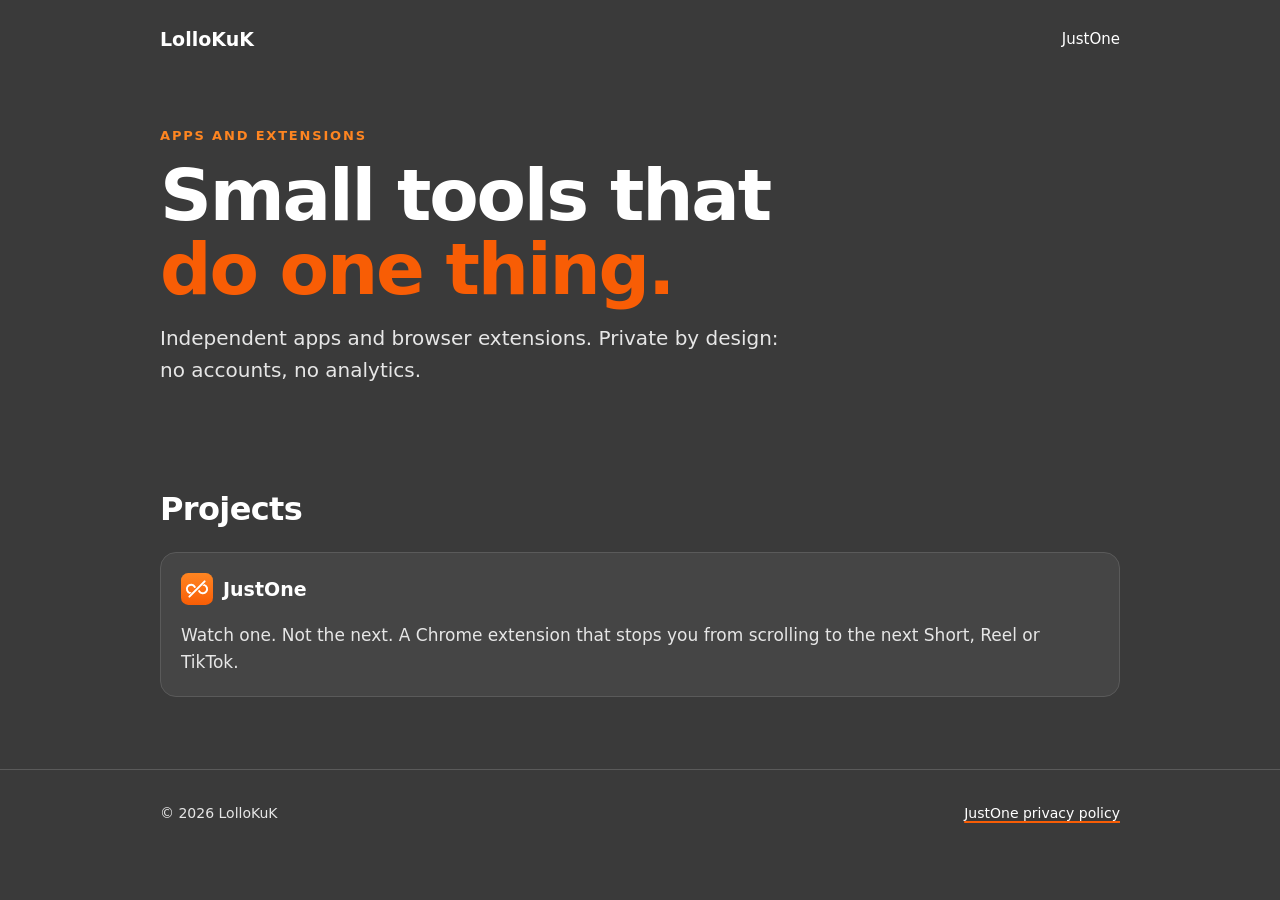
<file: index.html>
<!doctype html>
<html lang="en">
  <head>
    <meta charset="utf-8" />
    <meta name="viewport" content="width=device-width, initial-scale=1" />
    <title>LolloKuK — Apps and extensions</title>
    <meta name="description" content="Small apps and browser extensions by LolloKuK." />
    <meta name="theme-color" content="#3a3a3a" />
    <link rel="icon" href="/assets/justone-logo.svg" type="image/svg+xml" />
    <link rel="stylesheet" href="/assets/style.css" />
  </head>
  <body>
    <header class="site-header">
      <div class="wrap">
        <a class="brand" href="/">LolloKuK</a>
        <nav class="site-nav" aria-label="Main">
          <a href="/justone/">JustOne</a>
        </nav>
      </div>
    </header>

    <main class="wrap">
      <section class="hero">
        <p class="eyebrow">Apps and extensions</p>
        <h1>Small tools that <span class="accent">do one thing.</span></h1>
        <p class="lead">
          Independent apps and browser extensions. Private by design: no accounts, no analytics.
        </p>
      </section>

      <h2>Projects</h2>
      <ul class="cards">
        <li class="card">
          <h3>
            <a class="brand" href="/justone/">
              <img src="/assets/justone-logo.svg" alt="" width="32" height="32" />
              JustOne
            </a>
          </h3>
          <p>
            Watch one. Not the next. A Chrome extension that stops you from scrolling to the next
            Short, Reel or TikTok.
          </p>
        </li>
      </ul>
    </main>

    <footer class="site-footer">
      <div class="wrap">
        <p>© 2026 LolloKuK</p>
        <p><a href="/justone/privacy/">JustOne privacy policy</a></p>
      </div>
    </footer>
  </body>
</html>
</file>
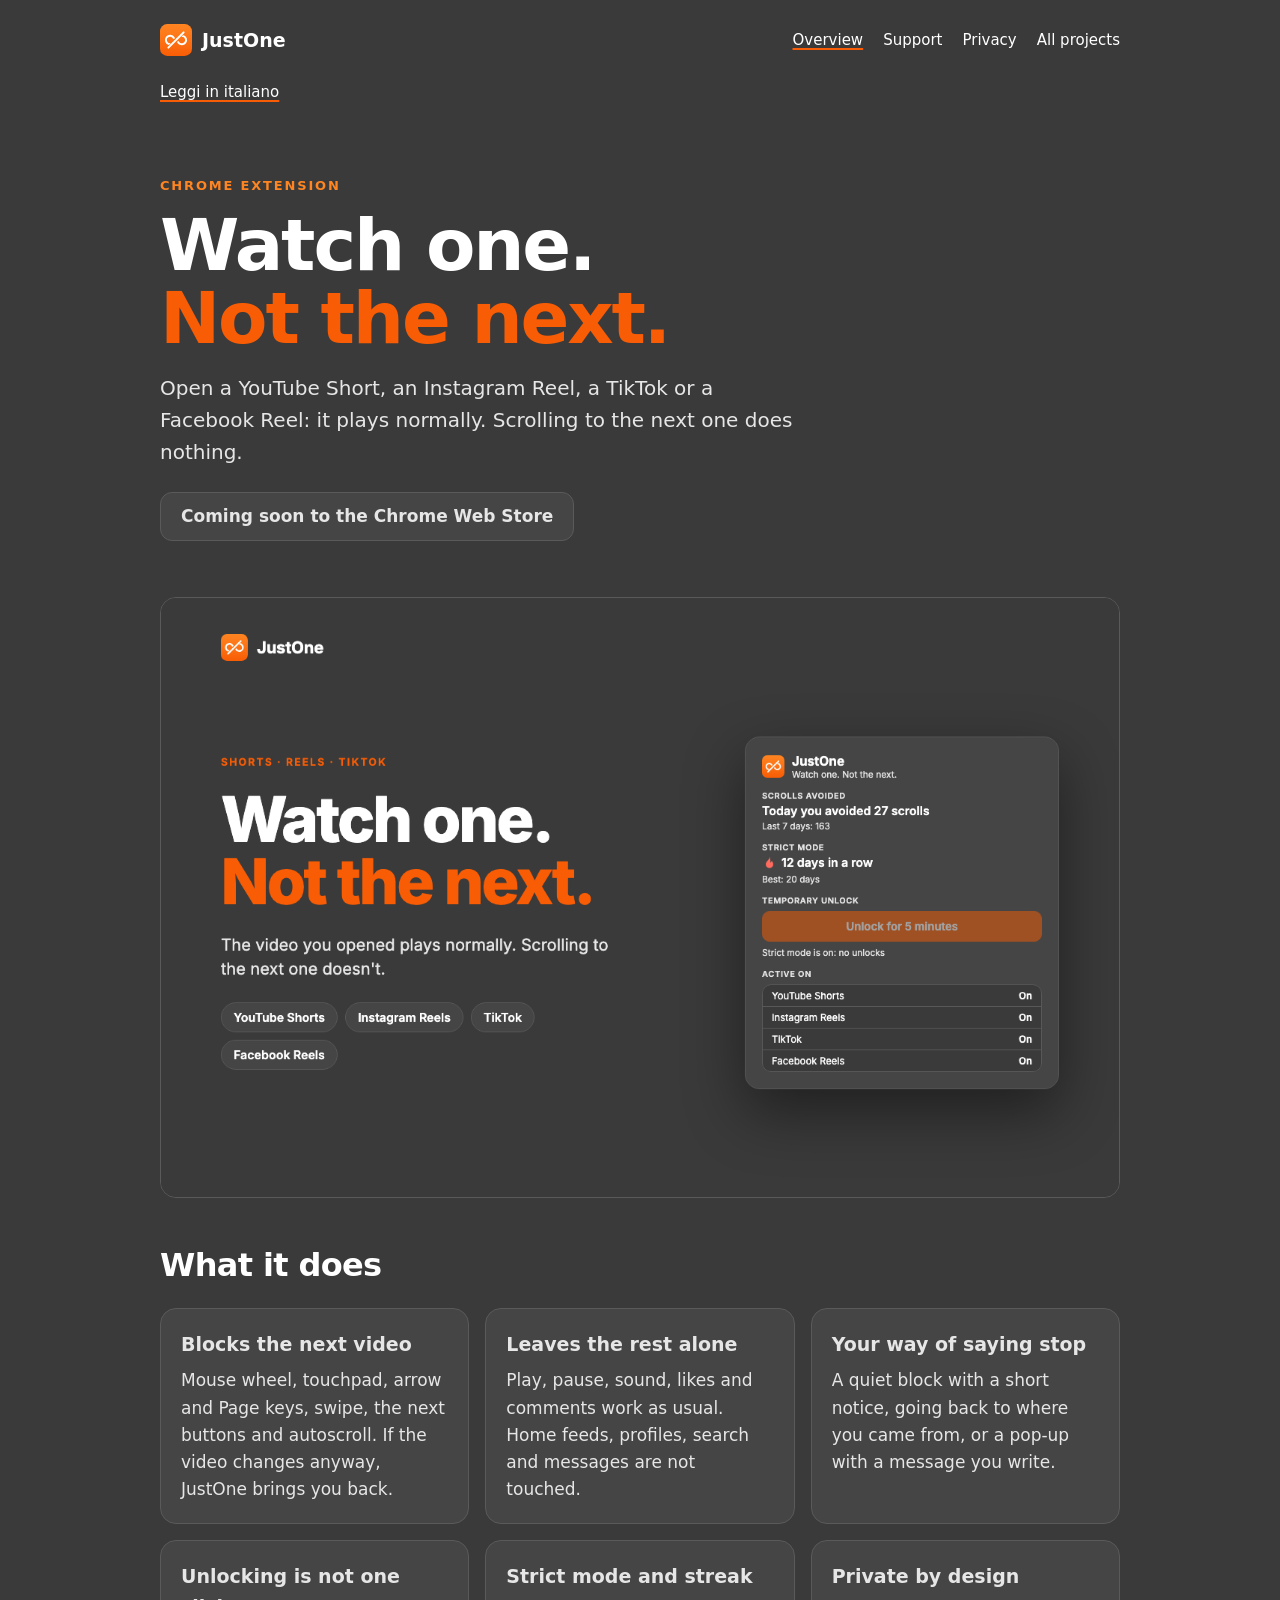
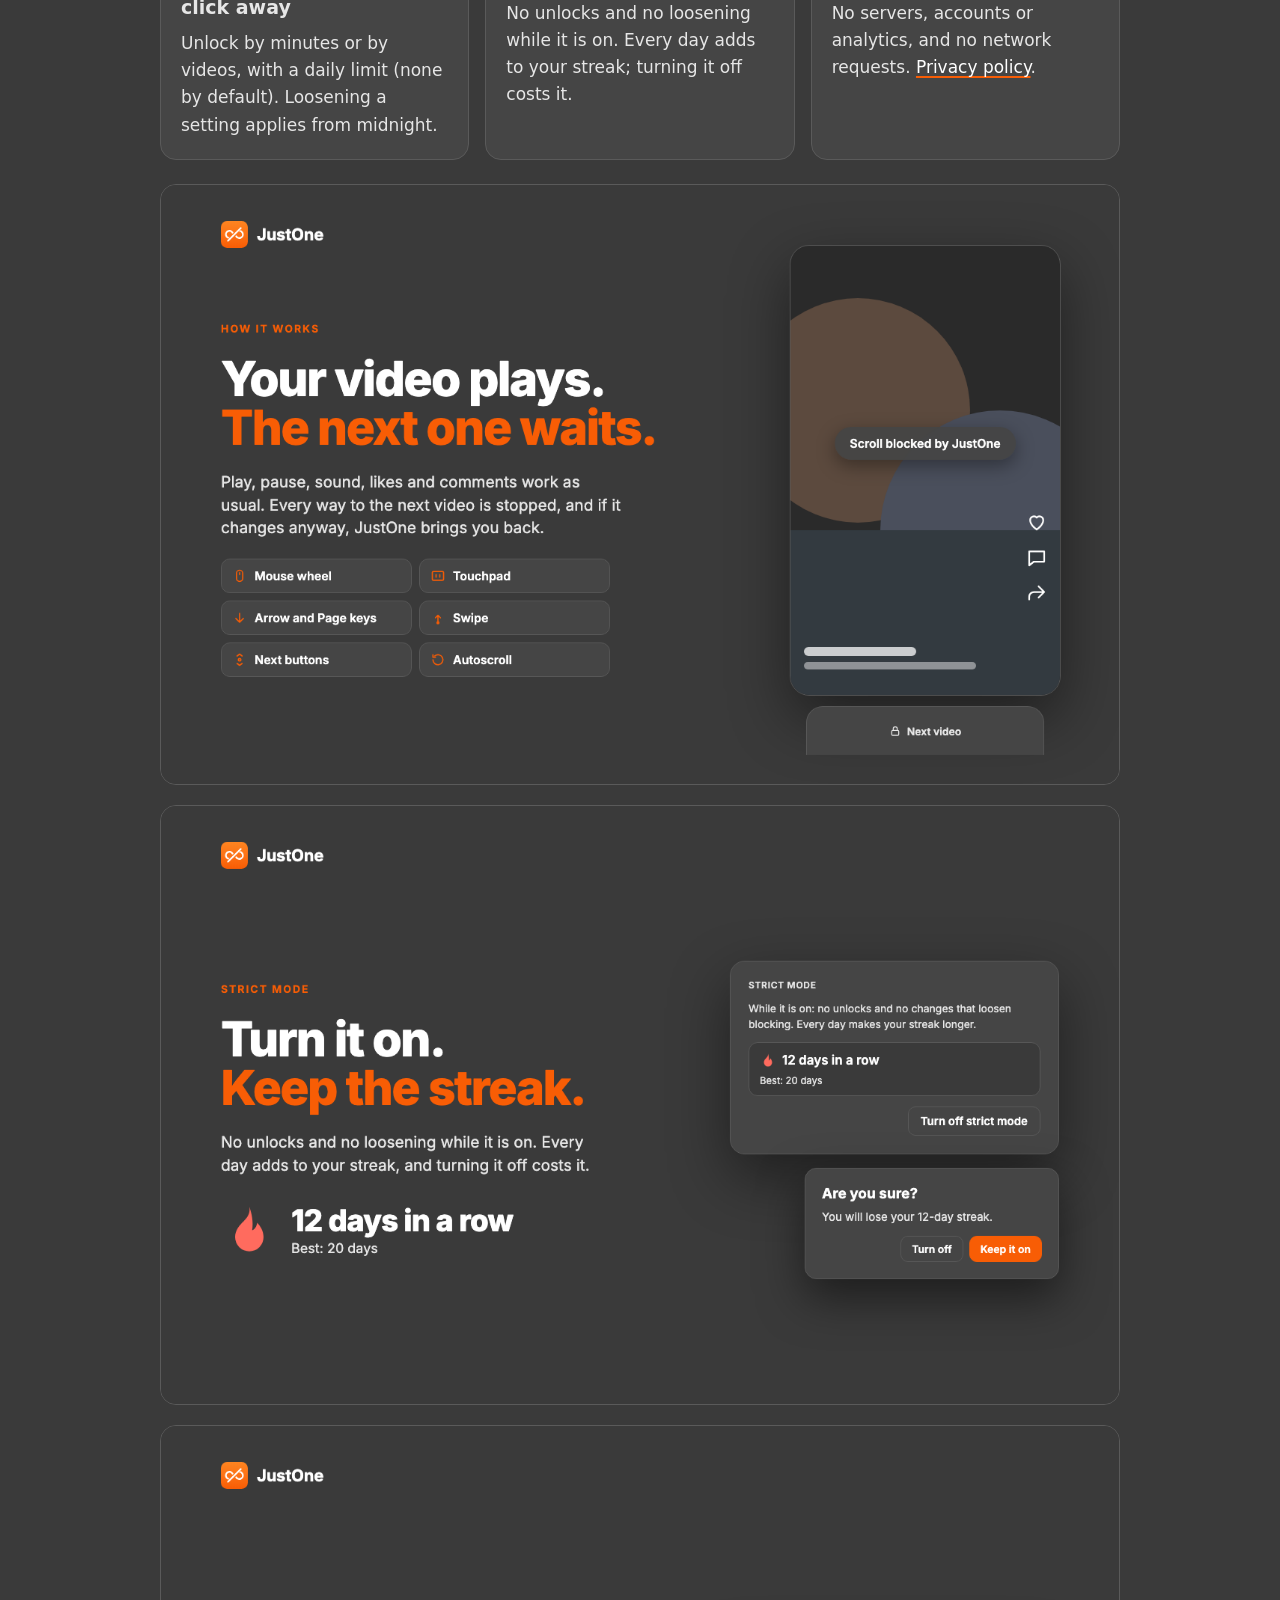
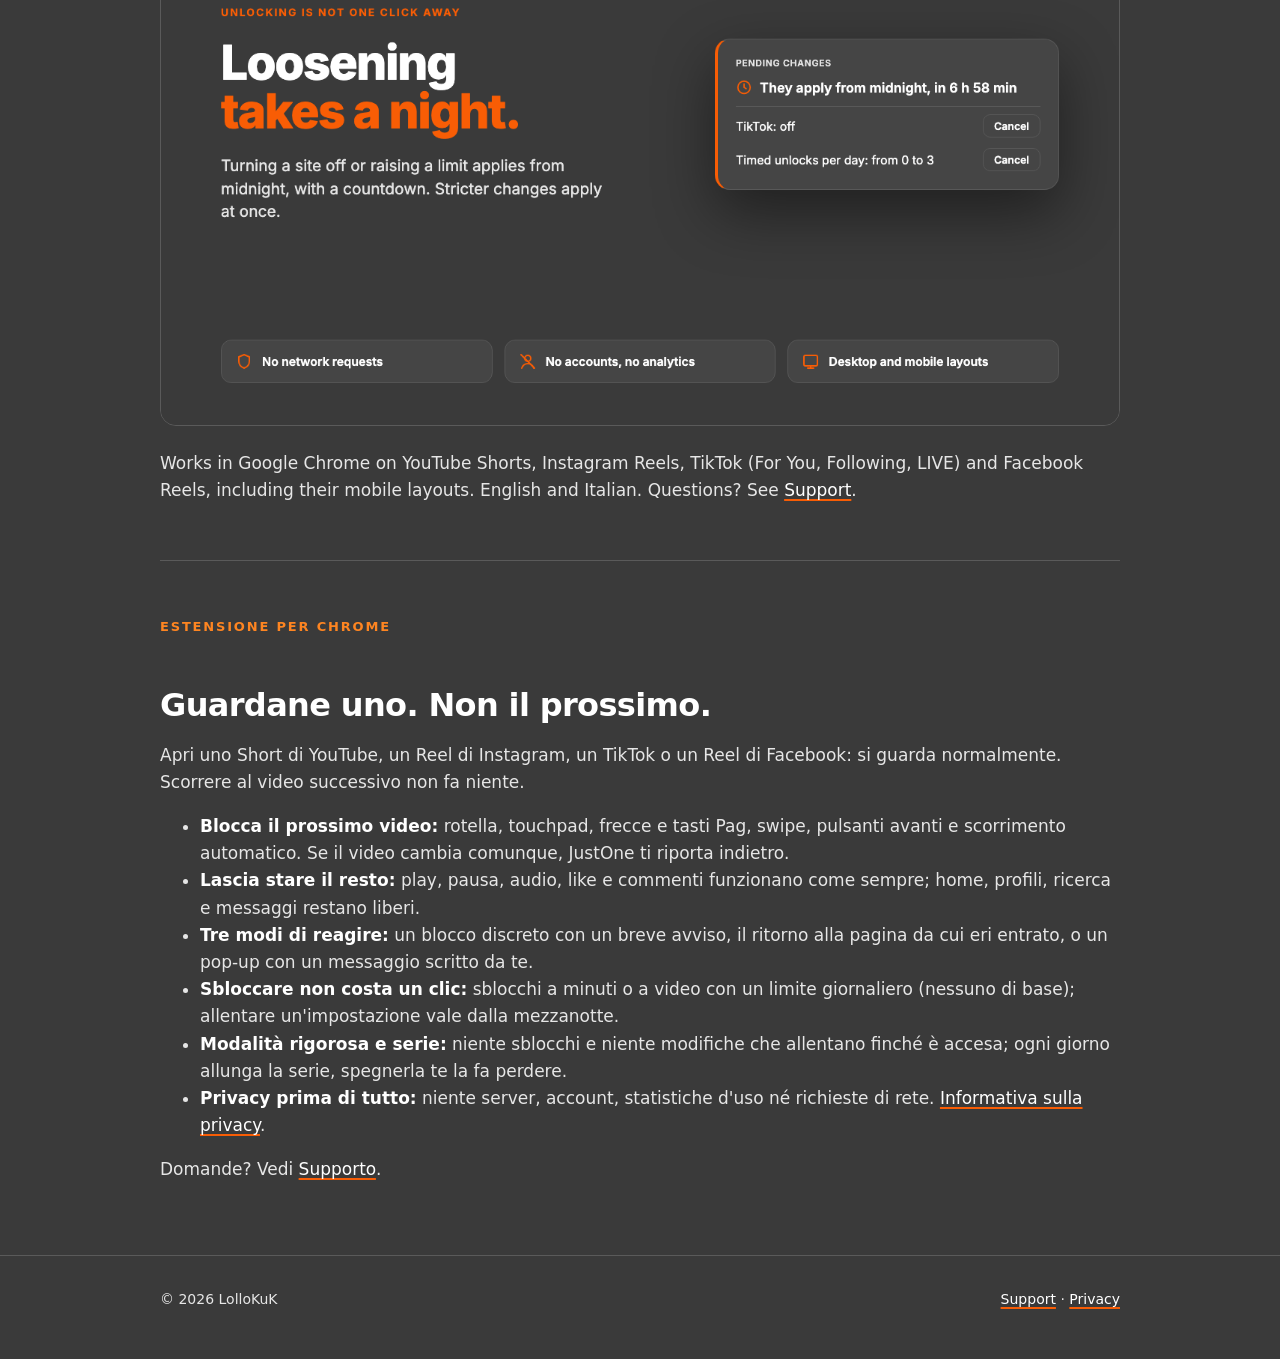
<file: justone/index.html>
<!doctype html>
<html lang="en">
  <head>
    <meta charset="utf-8" />
    <meta name="viewport" content="width=device-width, initial-scale=1" />
    <title>JustOne — Watch one. Not the next.</title>
    <meta
      name="description"
      content="JustOne is a Chrome extension that blocks scrolling to the next YouTube Short, Instagram Reel, TikTok or Facebook Reel."
    />
    <meta name="theme-color" content="#3a3a3a" />
    <link rel="icon" href="/assets/justone-logo.svg" type="image/svg+xml" />
    <link rel="stylesheet" href="/assets/style.css" />
  </head>
  <body>
    <header class="site-header">
      <div class="wrap">
        <a class="brand" href="/justone/">
          <img src="/assets/justone-logo.svg" alt="" width="32" height="32" />
          JustOne
        </a>
        <nav class="site-nav" aria-label="JustOne">
          <a href="/justone/" aria-current="page">Overview</a>
          <a href="/justone/support/">Support</a>
          <a href="/justone/privacy/">Privacy</a>
          <a href="/">All projects</a>
        </nav>
      </div>
    </header>

    <main class="wrap">
      <p class="lang-switch"><a href="#italiano">Leggi in italiano</a></p>

      <section class="hero">
        <p class="eyebrow">Chrome extension</p>
        <h1>Watch one.<br /><span class="accent">Not the next.</span></h1>
        <p class="lead">
          Open a YouTube Short, an Instagram Reel, a TikTok or a Facebook Reel: it plays normally.
          Scrolling to the next one does nothing.
        </p>
        <div class="actions">
          <!-- The Chrome Web Store link goes here once the extension is published. -->
          <a class="button" aria-disabled="true" role="link">Coming soon to the Chrome Web Store</a>
        </div>
      </section>

      <div class="shots">
        <img
          src="images/screenshot-1.png"
          width="1280"
          height="800"
          alt="JustOne popup: scrolls avoided today, strict mode streak, temporary unlock and the four sites"
        />
      </div>

      <h2>What it does</h2>
      <ul class="cards">
        <li class="card">
          <h3>Blocks the next video</h3>
          <p>
            Mouse wheel, touchpad, arrow and Page keys, swipe, the next buttons and autoscroll. If
            the video changes anyway, JustOne brings you back.
          </p>
        </li>
        <li class="card">
          <h3>Leaves the rest alone</h3>
          <p>
            Play, pause, sound, likes and comments work as usual. Home feeds, profiles, search and
            messages are not touched.
          </p>
        </li>
        <li class="card">
          <h3>Your way of saying stop</h3>
          <p>
            A quiet block with a short notice, going back to where you came from, or a pop-up with
            a message you write.
          </p>
        </li>
        <li class="card">
          <h3>Unlocking is not one click away</h3>
          <p>
            Unlock by minutes or by videos, with a daily limit (none by default). Loosening a
            setting applies from midnight.
          </p>
        </li>
        <li class="card">
          <h3>Strict mode and streak</h3>
          <p>
            No unlocks and no loosening while it is on. Every day adds to your streak; turning it
            off costs it.
          </p>
        </li>
        <li class="card">
          <h3>Private by design</h3>
          <p>
            No servers, accounts or analytics, and no network requests.
            <a href="/justone/privacy/">Privacy policy</a>.
          </p>
        </li>
      </ul>

      <div class="shots">
        <img
          src="images/screenshot-2.png"
          width="1280"
          height="800"
          loading="lazy"
          alt="A short video with the notice “Scroll blocked by JustOne” and the blocked ways to the next video"
        />
        <img
          src="images/screenshot-4.png"
          width="1280"
          height="800"
          loading="lazy"
          alt="Strict mode with a 12-day streak and the confirmation before turning it off"
        />
        <img
          src="images/screenshot-5.png"
          width="1280"
          height="800"
          loading="lazy"
          alt="Pending changes that apply from midnight, with a countdown and Cancel buttons"
        />
      </div>

      <p>
        Works in Google Chrome on YouTube Shorts, Instagram Reels, TikTok (For You, Following,
        LIVE) and Facebook Reels, including their mobile layouts. English and Italian. Questions?
        See <a href="/justone/support/">Support</a>.
      </p>

      <hr />

      <section id="italiano" lang="it">
        <p class="eyebrow">Estensione per Chrome</p>
        <h2>Guardane uno. Non il prossimo.</h2>
        <p>
          Apri uno Short di YouTube, un Reel di Instagram, un TikTok o un Reel di Facebook: si
          guarda normalmente. Scorrere al video successivo non fa niente.
        </p>
        <ul>
          <li>
            <strong>Blocca il prossimo video:</strong> rotella, touchpad, frecce e tasti Pag,
            swipe, pulsanti avanti e scorrimento automatico. Se il video cambia comunque, JustOne ti
            riporta indietro.
          </li>
          <li>
            <strong>Lascia stare il resto:</strong> play, pausa, audio, like e commenti funzionano
            come sempre; home, profili, ricerca e messaggi restano liberi.
          </li>
          <li>
            <strong>Tre modi di reagire:</strong> un blocco discreto con un breve avviso, il
            ritorno alla pagina da cui eri entrato, o un pop-up con un messaggio scritto da te.
          </li>
          <li>
            <strong>Sbloccare non costa un clic:</strong> sblocchi a minuti o a video con un limite
            giornaliero (nessuno di base); allentare un'impostazione vale dalla mezzanotte.
          </li>
          <li>
            <strong>Modalità rigorosa e serie:</strong> niente sblocchi e niente modifiche che
            allentano finché è accesa; ogni giorno allunga la serie, spegnerla te la fa perdere.
          </li>
          <li>
            <strong>Privacy prima di tutto:</strong> niente server, account, statistiche d'uso né
            richieste di rete. <a href="/justone/privacy/#italiano">Informativa sulla privacy</a>.
          </li>
        </ul>
        <p>Domande? Vedi <a href="/justone/support/#italiano">Supporto</a>.</p>
      </section>
    </main>

    <footer class="site-footer">
      <div class="wrap">
        <p>© 2026 LolloKuK</p>
        <p>
          <a href="/justone/support/">Support</a> · <a href="/justone/privacy/">Privacy</a>
        </p>
      </div>
    </footer>
  </body>
</html>
</file>
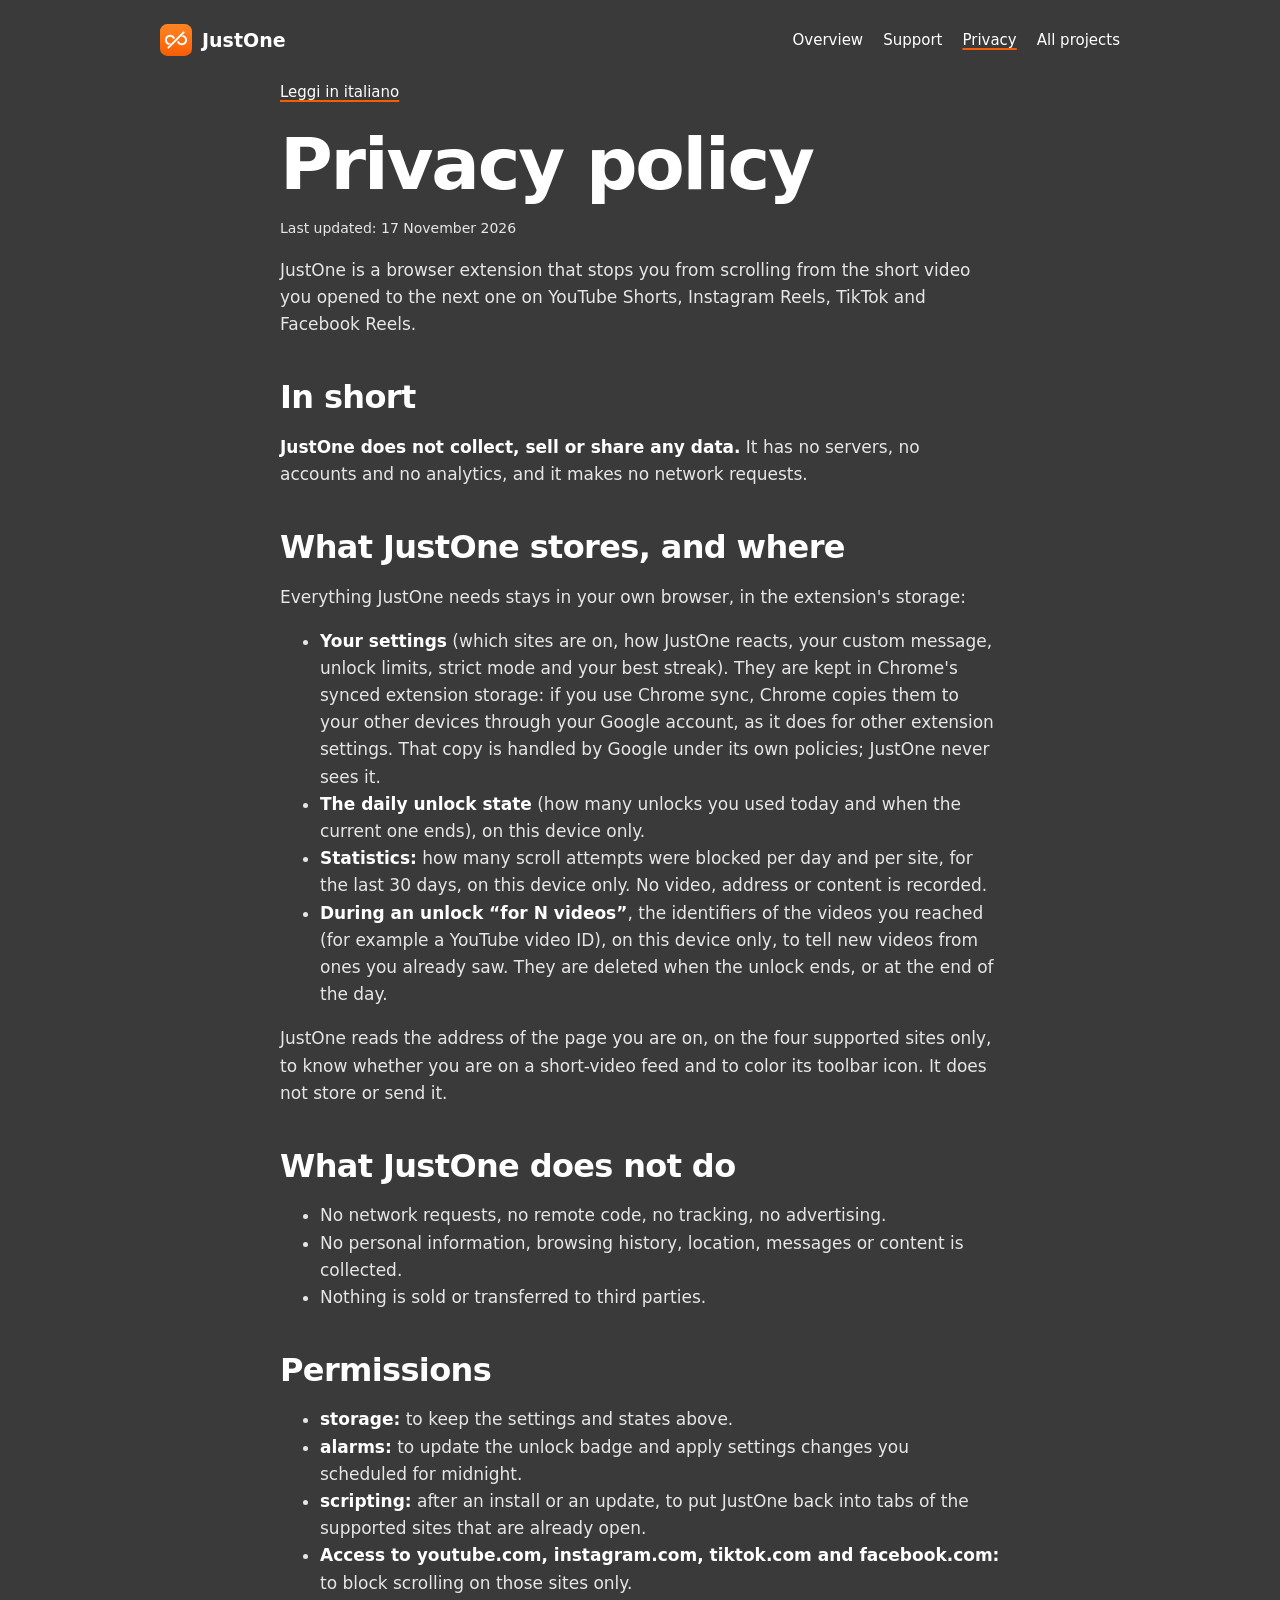
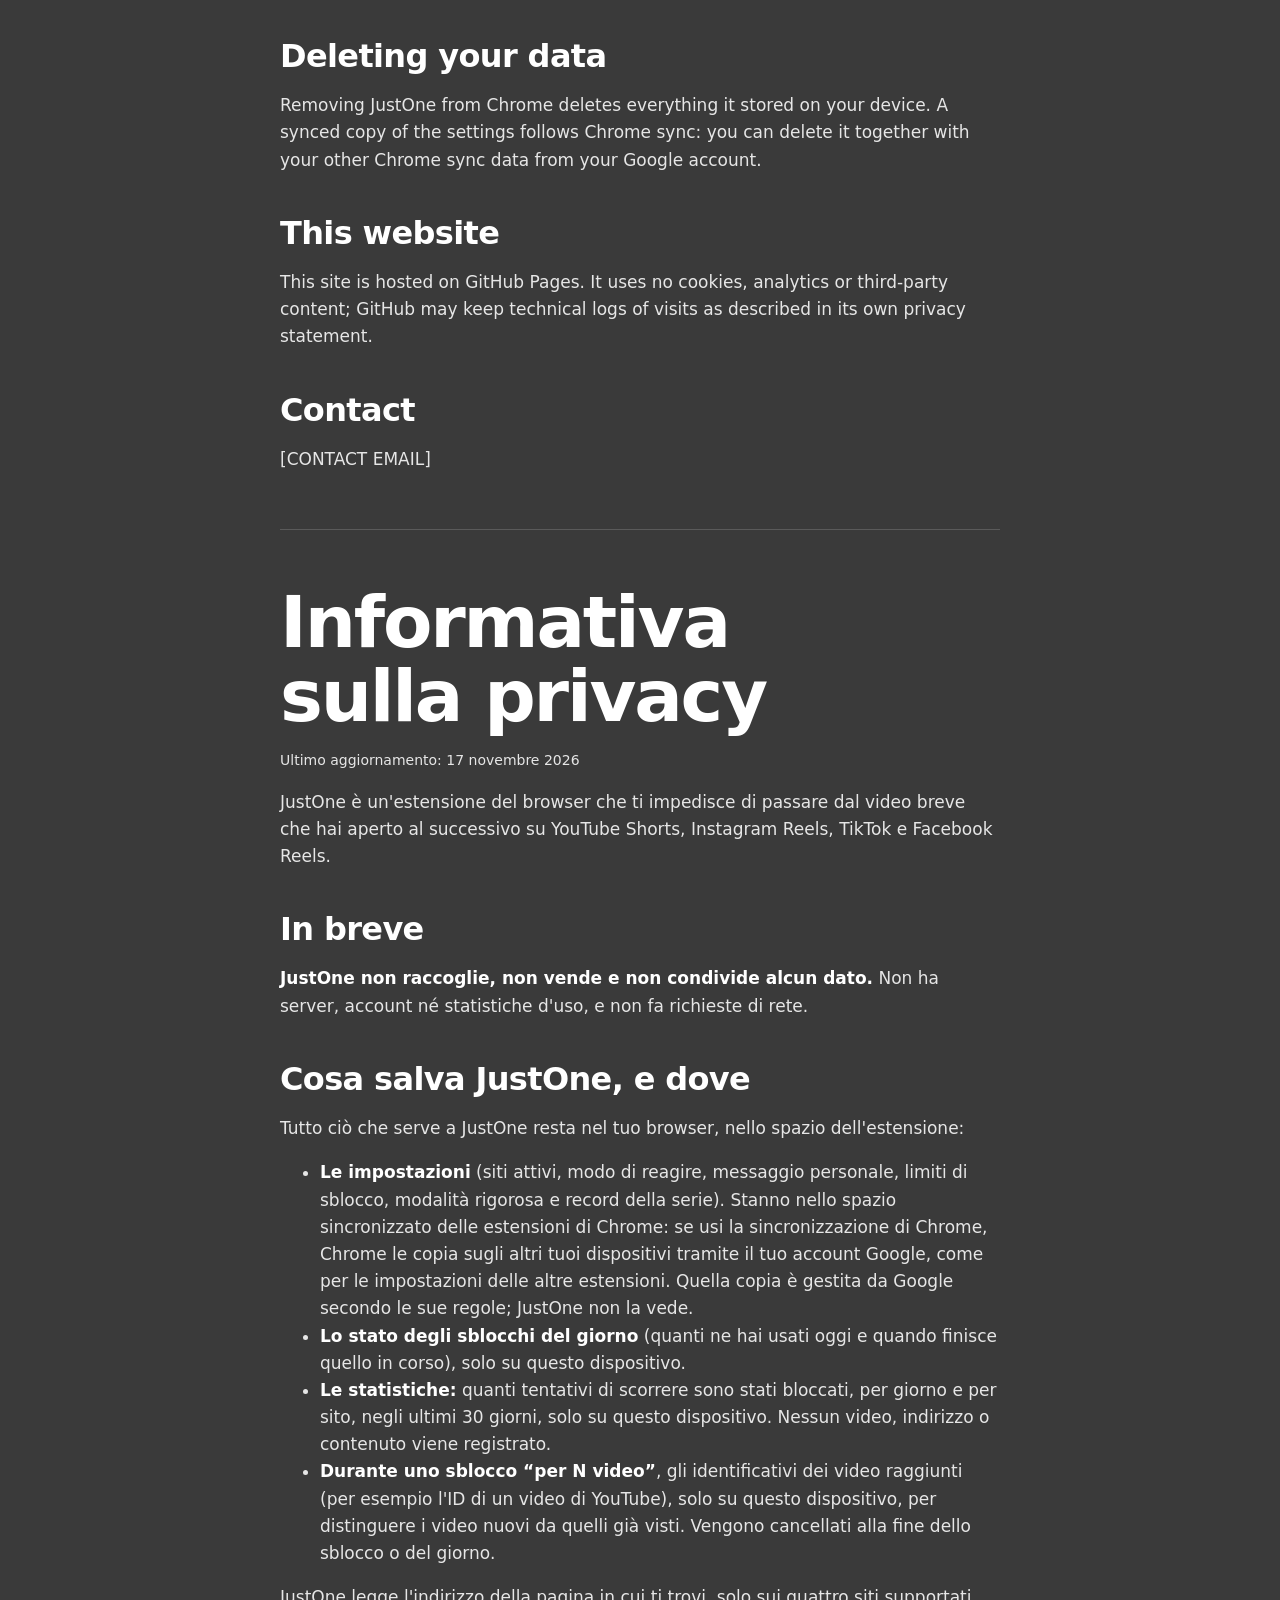
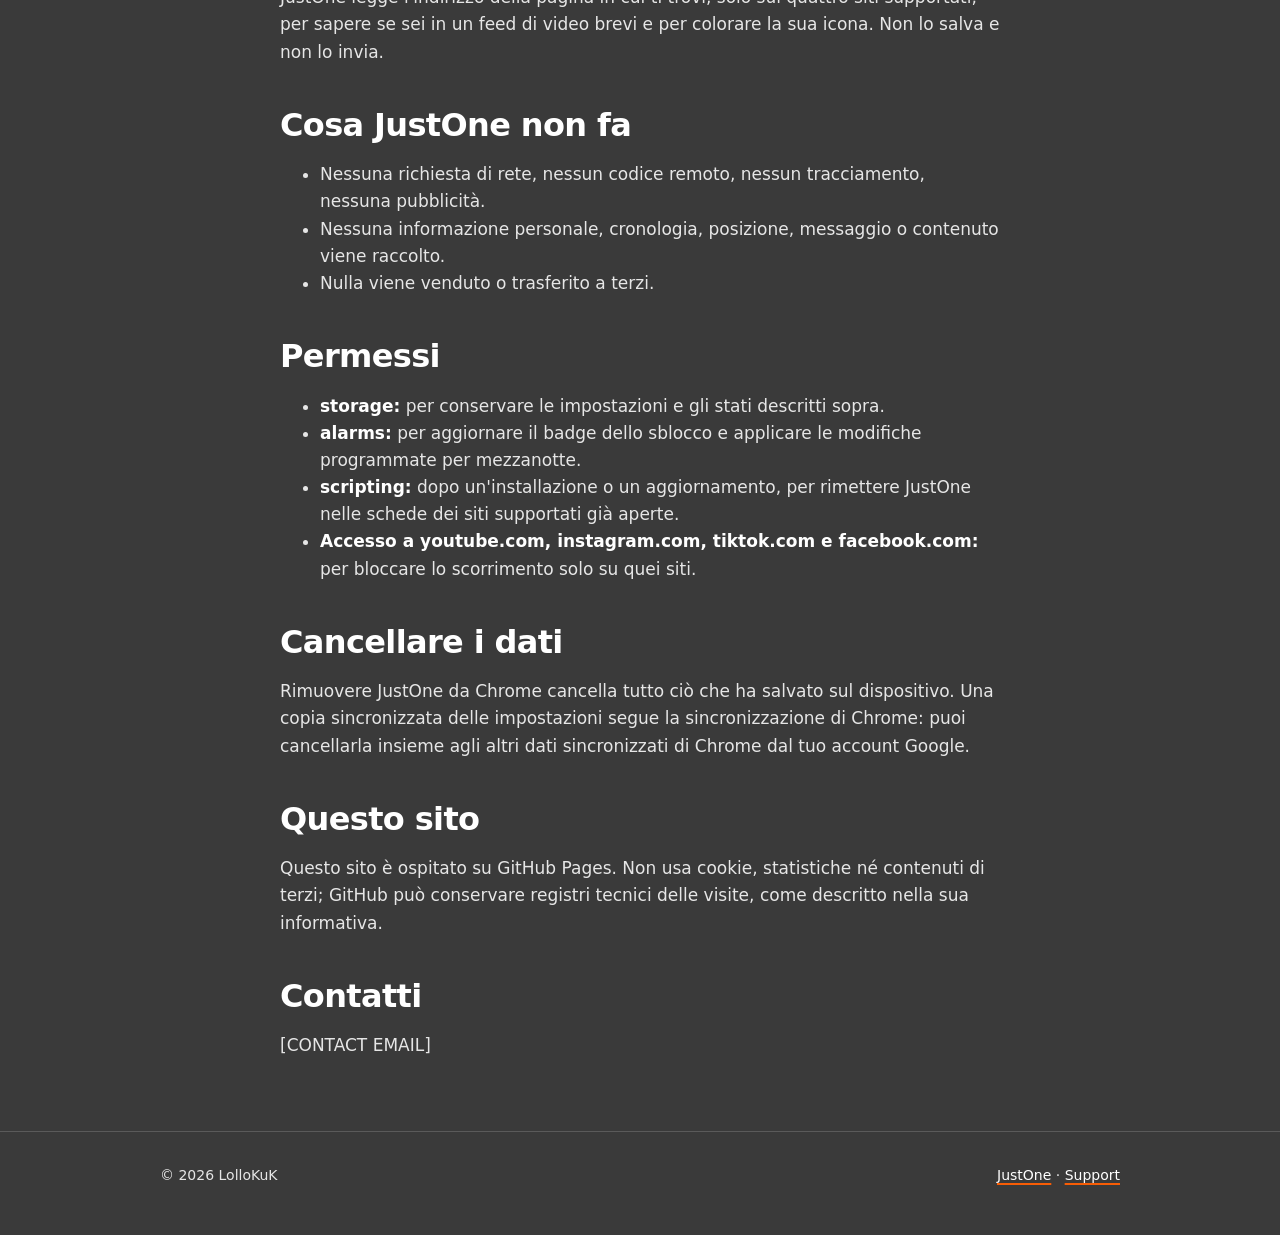
<file: justone/privacy/index.html>
<!doctype html>
<html lang="en">
  <head>
    <meta charset="utf-8" />
    <meta name="viewport" content="width=device-width, initial-scale=1" />
    <title>JustOne — Privacy policy</title>
    <meta name="description" content="Privacy policy of the JustOne Chrome extension." />
    <meta name="theme-color" content="#3a3a3a" />
    <link rel="icon" href="/assets/justone-logo.svg" type="image/svg+xml" />
    <link rel="stylesheet" href="/assets/style.css" />
  </head>
  <body>
    <header class="site-header">
      <div class="wrap">
        <a class="brand" href="/justone/">
          <img src="/assets/justone-logo.svg" alt="" width="32" height="32" />
          JustOne
        </a>
        <nav class="site-nav" aria-label="JustOne">
          <a href="/justone/">Overview</a>
          <a href="/justone/support/">Support</a>
          <a href="/justone/privacy/" aria-current="page">Privacy</a>
          <a href="/">All projects</a>
        </nav>
      </div>
    </header>

    <main class="wrap prose">
      <p class="lang-switch"><a href="#italiano">Leggi in italiano</a></p>

      <h1>Privacy policy</h1>
      <p class="updated">Last updated: 17 November 2026</p>
      <p>
        JustOne is a browser extension that stops you from scrolling from the short video you
        opened to the next one on YouTube Shorts, Instagram Reels, TikTok and Facebook Reels.
      </p>

      <h2>In short</h2>
      <p>
        <strong>JustOne does not collect, sell or share any data.</strong> It has no servers, no
        accounts and no analytics, and it makes no network requests.
      </p>

      <h2>What JustOne stores, and where</h2>
      <p>Everything JustOne needs stays in your own browser, in the extension's storage:</p>
      <ul>
        <li>
          <strong>Your settings</strong> (which sites are on, how JustOne reacts, your custom
          message, unlock limits, strict mode and your best streak). They are kept in Chrome's
          synced extension storage: if you use Chrome sync, Chrome copies them to your other devices
          through your Google account, as it does for other extension settings. That copy is handled
          by Google under its own policies; JustOne never sees it.
        </li>
        <li>
          <strong>The daily unlock state</strong> (how many unlocks you used today and when the
          current one ends), on this device only.
        </li>
        <li>
          <strong>Statistics:</strong> how many scroll attempts were blocked per day and per site,
          for the last 30 days, on this device only. No video, address or content is recorded.
        </li>
        <li>
          <strong>During an unlock “for N videos”</strong>, the identifiers of the videos you
          reached (for example a YouTube video ID), on this device only, to tell new videos from
          ones you already saw. They are deleted when the unlock ends, or at the end of the day.
        </li>
      </ul>
      <p>
        JustOne reads the address of the page you are on, on the four supported sites only, to know
        whether you are on a short-video feed and to color its toolbar icon. It does not store or
        send it.
      </p>

      <h2>What JustOne does not do</h2>
      <ul>
        <li>No network requests, no remote code, no tracking, no advertising.</li>
        <li>
          No personal information, browsing history, location, messages or content is collected.
        </li>
        <li>Nothing is sold or transferred to third parties.</li>
      </ul>

      <h2>Permissions</h2>
      <ul>
        <li><strong>storage:</strong> to keep the settings and states above.</li>
        <li>
          <strong>alarms:</strong> to update the unlock badge and apply settings changes you
          scheduled for midnight.
        </li>
        <li>
          <strong>scripting:</strong> after an install or an update, to put JustOne back into tabs
          of the supported sites that are already open.
        </li>
        <li>
          <strong>Access to youtube.com, instagram.com, tiktok.com and facebook.com:</strong> to
          block scrolling on those sites only.
        </li>
      </ul>

      <h2>Deleting your data</h2>
      <p>
        Removing JustOne from Chrome deletes everything it stored on your device. A synced copy of
        the settings follows Chrome sync: you can delete it together with your other Chrome sync
        data from your Google account.
      </p>

      <h2>This website</h2>
      <p>
        This site is hosted on GitHub Pages. It uses no cookies, analytics or third-party content;
        GitHub may keep technical logs of visits as described in its own privacy statement.
      </p>

      <h2>Contact</h2>
      <p>[CONTACT EMAIL]</p>

      <hr />

      <section id="italiano" lang="it">
        <h1>Informativa sulla privacy</h1>
        <p class="updated">Ultimo aggiornamento: 17 novembre 2026</p>
        <p>
          JustOne è un'estensione del browser che ti impedisce di passare dal video breve che hai
          aperto al successivo su YouTube Shorts, Instagram Reels, TikTok e Facebook Reels.
        </p>

        <h2>In breve</h2>
        <p>
          <strong>JustOne non raccoglie, non vende e non condivide alcun dato.</strong> Non ha
          server, account né statistiche d'uso, e non fa richieste di rete.
        </p>

        <h2>Cosa salva JustOne, e dove</h2>
        <p>Tutto ciò che serve a JustOne resta nel tuo browser, nello spazio dell'estensione:</p>
        <ul>
          <li>
            <strong>Le impostazioni</strong> (siti attivi, modo di reagire, messaggio personale,
            limiti di sblocco, modalità rigorosa e record della serie). Stanno nello spazio
            sincronizzato delle estensioni di Chrome: se usi la sincronizzazione di Chrome, Chrome le
            copia sugli altri tuoi dispositivi tramite il tuo account Google, come per le
            impostazioni delle altre estensioni. Quella copia è gestita da Google secondo le sue
            regole; JustOne non la vede.
          </li>
          <li>
            <strong>Lo stato degli sblocchi del giorno</strong> (quanti ne hai usati oggi e quando
            finisce quello in corso), solo su questo dispositivo.
          </li>
          <li>
            <strong>Le statistiche:</strong> quanti tentativi di scorrere sono stati bloccati, per
            giorno e per sito, negli ultimi 30 giorni, solo su questo dispositivo. Nessun video,
            indirizzo o contenuto viene registrato.
          </li>
          <li>
            <strong>Durante uno sblocco “per N video”</strong>, gli identificativi dei video
            raggiunti (per esempio l'ID di un video di YouTube), solo su questo dispositivo, per
            distinguere i video nuovi da quelli già visti. Vengono cancellati alla fine dello
            sblocco o del giorno.
          </li>
        </ul>
        <p>
          JustOne legge l'indirizzo della pagina in cui ti trovi, solo sui quattro siti supportati,
          per sapere se sei in un feed di video brevi e per colorare la sua icona. Non lo salva e
          non lo invia.
        </p>

        <h2>Cosa JustOne non fa</h2>
        <ul>
          <li>Nessuna richiesta di rete, nessun codice remoto, nessun tracciamento, nessuna pubblicità.</li>
          <li>
            Nessuna informazione personale, cronologia, posizione, messaggio o contenuto viene
            raccolto.
          </li>
          <li>Nulla viene venduto o trasferito a terzi.</li>
        </ul>

        <h2>Permessi</h2>
        <ul>
          <li><strong>storage:</strong> per conservare le impostazioni e gli stati descritti sopra.</li>
          <li>
            <strong>alarms:</strong> per aggiornare il badge dello sblocco e applicare le modifiche
            programmate per mezzanotte.
          </li>
          <li>
            <strong>scripting:</strong> dopo un'installazione o un aggiornamento, per rimettere
            JustOne nelle schede dei siti supportati già aperte.
          </li>
          <li>
            <strong>Accesso a youtube.com, instagram.com, tiktok.com e facebook.com:</strong> per
            bloccare lo scorrimento solo su quei siti.
          </li>
        </ul>

        <h2>Cancellare i dati</h2>
        <p>
          Rimuovere JustOne da Chrome cancella tutto ciò che ha salvato sul dispositivo. Una copia
          sincronizzata delle impostazioni segue la sincronizzazione di Chrome: puoi cancellarla
          insieme agli altri dati sincronizzati di Chrome dal tuo account Google.
        </p>

        <h2>Questo sito</h2>
        <p>
          Questo sito è ospitato su GitHub Pages. Non usa cookie, statistiche né contenuti di
          terzi; GitHub può conservare registri tecnici delle visite, come descritto nella sua
          informativa.
        </p>

        <h2>Contatti</h2>
        <p>[CONTACT EMAIL]</p>
      </section>
    </main>

    <footer class="site-footer">
      <div class="wrap">
        <p>© 2026 LolloKuK</p>
        <p>
          <a href="/justone/">JustOne</a> · <a href="/justone/support/">Support</a>
        </p>
      </div>
    </footer>
  </body>
</html>
</file>
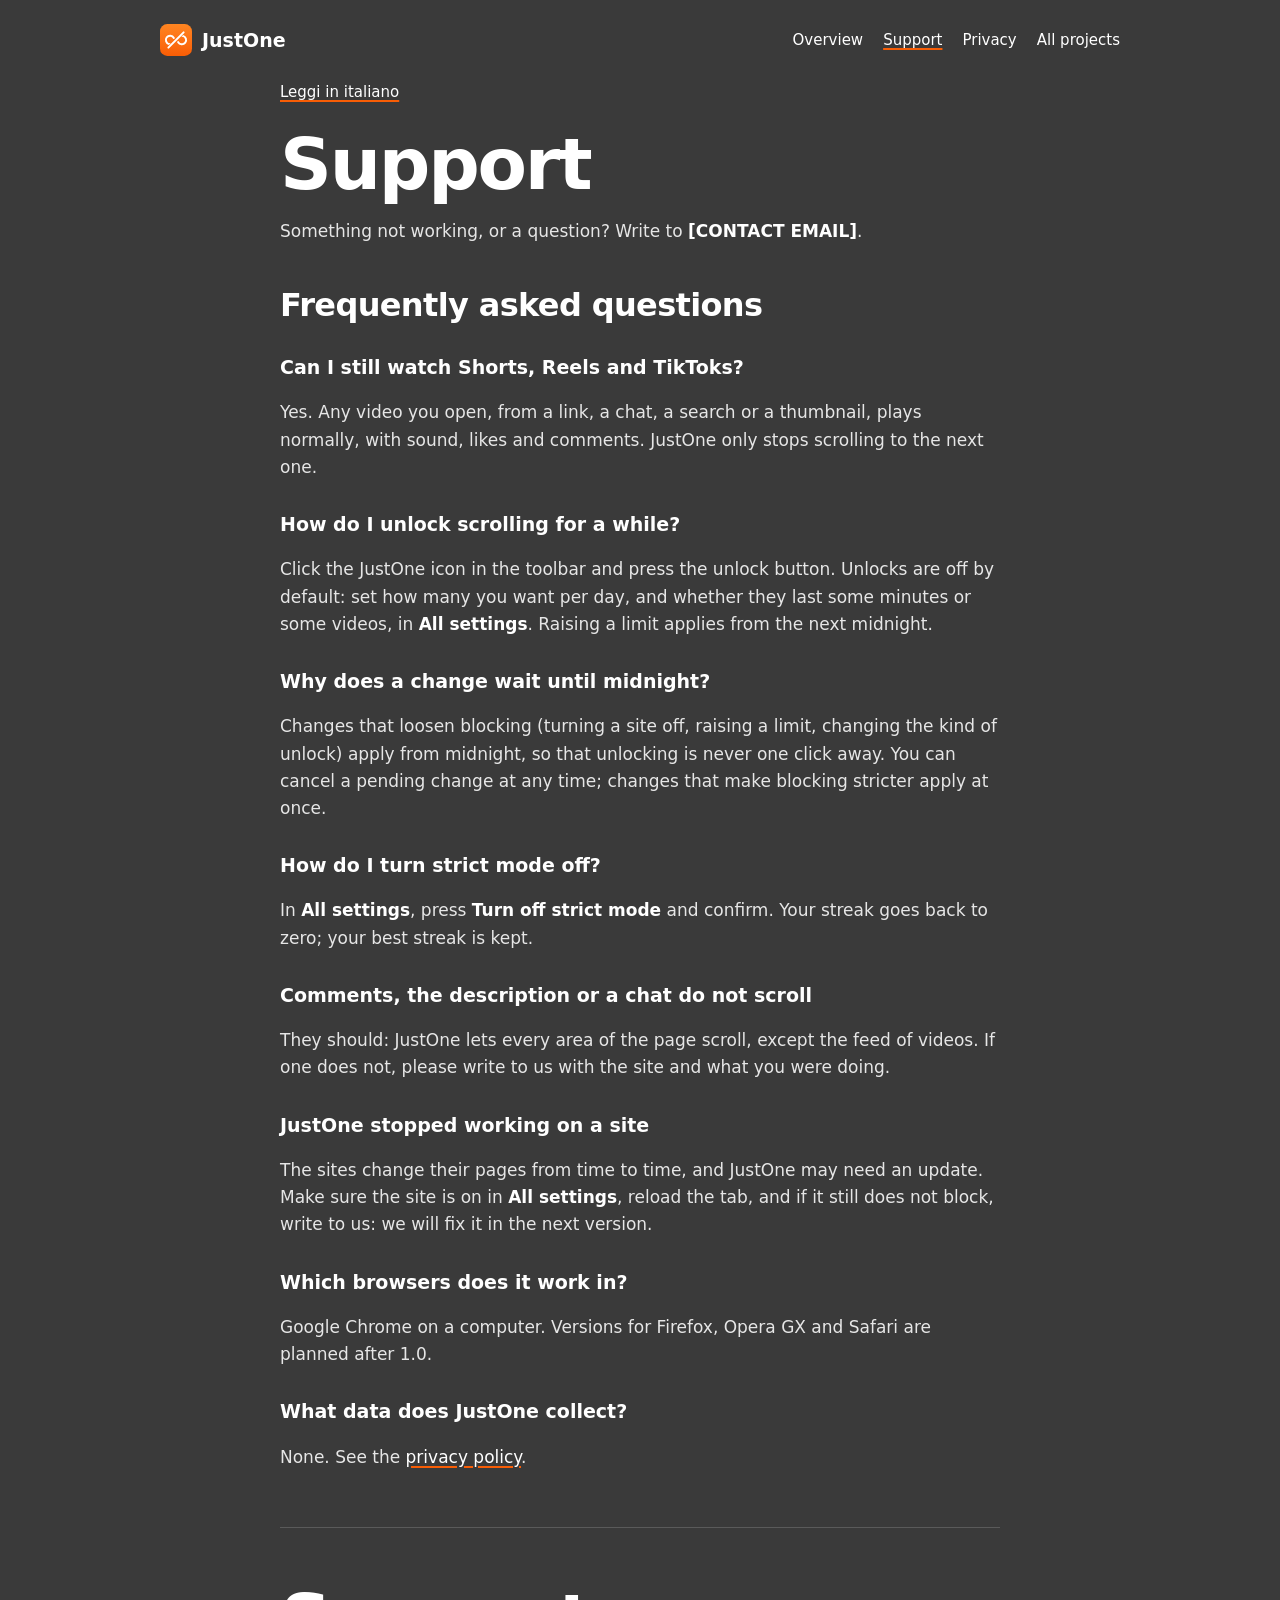
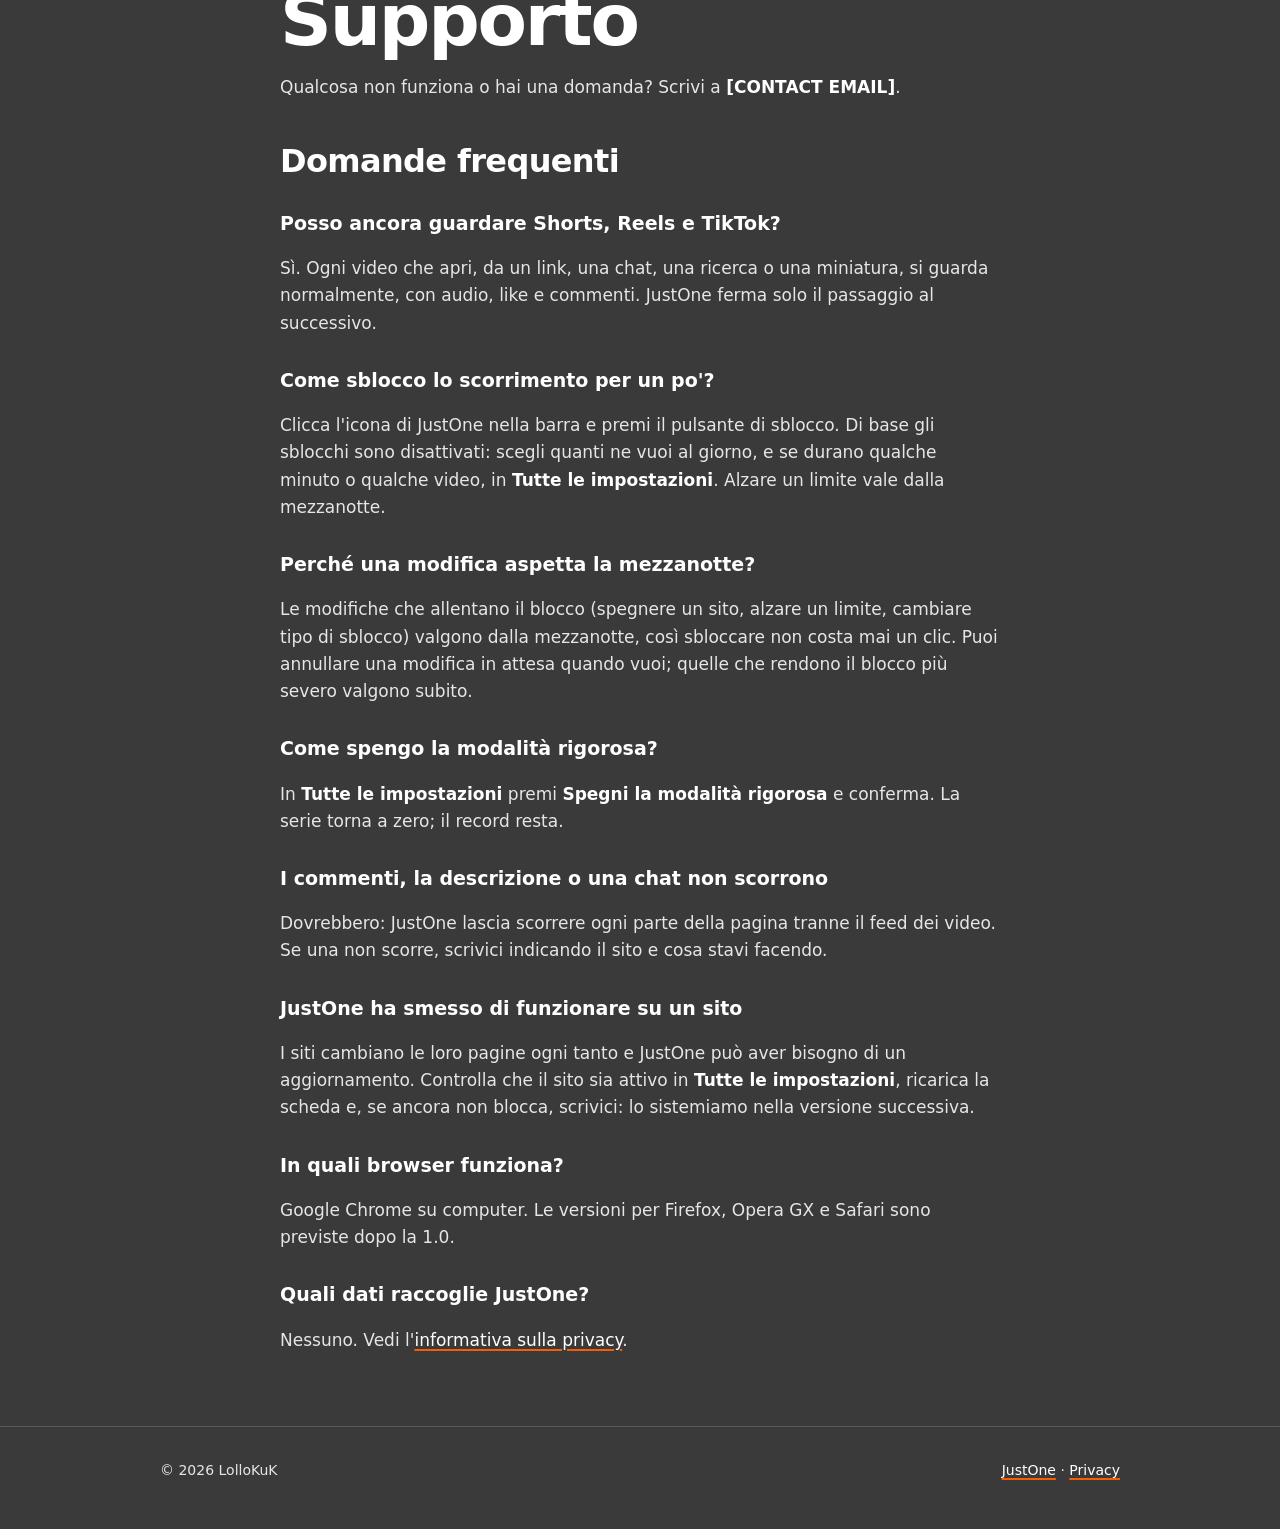
<file: justone/support/index.html>
<!doctype html>
<html lang="en">
  <head>
    <meta charset="utf-8" />
    <meta name="viewport" content="width=device-width, initial-scale=1" />
    <title>JustOne — Support</title>
    <meta name="description" content="Help and frequently asked questions about the JustOne Chrome extension." />
    <meta name="theme-color" content="#3a3a3a" />
    <link rel="icon" href="/assets/justone-logo.svg" type="image/svg+xml" />
    <link rel="stylesheet" href="/assets/style.css" />
  </head>
  <body>
    <header class="site-header">
      <div class="wrap">
        <a class="brand" href="/justone/">
          <img src="/assets/justone-logo.svg" alt="" width="32" height="32" />
          JustOne
        </a>
        <nav class="site-nav" aria-label="JustOne">
          <a href="/justone/">Overview</a>
          <a href="/justone/support/" aria-current="page">Support</a>
          <a href="/justone/privacy/">Privacy</a>
          <a href="/">All projects</a>
        </nav>
      </div>
    </header>

    <main class="wrap prose">
      <p class="lang-switch"><a href="#italiano">Leggi in italiano</a></p>

      <h1>Support</h1>
      <p>Something not working, or a question? Write to <strong>[CONTACT EMAIL]</strong>.</p>

      <h2>Frequently asked questions</h2>

      <h3>Can I still watch Shorts, Reels and TikToks?</h3>
      <p>
        Yes. Any video you open, from a link, a chat, a search or a thumbnail, plays normally, with
        sound, likes and comments. JustOne only stops scrolling to the next one.
      </p>

      <h3>How do I unlock scrolling for a while?</h3>
      <p>
        Click the JustOne icon in the toolbar and press the unlock button. Unlocks are off by
        default: set how many you want per day, and whether they last some minutes or some videos,
        in <strong>All settings</strong>. Raising a limit applies from the next midnight.
      </p>

      <h3>Why does a change wait until midnight?</h3>
      <p>
        Changes that loosen blocking (turning a site off, raising a limit, changing the kind of
        unlock) apply from midnight, so that unlocking is never one click away. You can cancel a
        pending change at any time; changes that make blocking stricter apply at once.
      </p>

      <h3>How do I turn strict mode off?</h3>
      <p>
        In <strong>All settings</strong>, press <strong>Turn off strict mode</strong> and confirm.
        Your streak goes back to zero; your best streak is kept.
      </p>

      <h3>Comments, the description or a chat do not scroll</h3>
      <p>
        They should: JustOne lets every area of the page scroll, except the feed of videos. If one
        does not, please write to us with the site and what you were doing.
      </p>

      <h3>JustOne stopped working on a site</h3>
      <p>
        The sites change their pages from time to time, and JustOne may need an update. Make sure
        the site is on in <strong>All settings</strong>, reload the tab, and if it still does not block, write to
        us: we will fix it in the next version.
      </p>

      <h3>Which browsers does it work in?</h3>
      <p>
        Google Chrome on a computer. Versions for Firefox, Opera GX and Safari are planned after
        1.0.
      </p>

      <h3>What data does JustOne collect?</h3>
      <p>None. See the <a href="/justone/privacy/">privacy policy</a>.</p>

      <hr />

      <section id="italiano" lang="it">
        <h1>Supporto</h1>
        <p>Qualcosa non funziona o hai una domanda? Scrivi a <strong>[CONTACT EMAIL]</strong>.</p>

        <h2>Domande frequenti</h2>

        <h3>Posso ancora guardare Shorts, Reels e TikTok?</h3>
        <p>
          Sì. Ogni video che apri, da un link, una chat, una ricerca o una miniatura, si guarda
          normalmente, con audio, like e commenti. JustOne ferma solo il passaggio al successivo.
        </p>

        <h3>Come sblocco lo scorrimento per un po'?</h3>
        <p>
          Clicca l'icona di JustOne nella barra e premi il pulsante di sblocco. Di base gli sblocchi
          sono disattivati: scegli quanti ne vuoi al giorno, e se durano qualche minuto o qualche
          video, in <strong>Tutte le impostazioni</strong>. Alzare un limite vale dalla mezzanotte.
        </p>

        <h3>Perché una modifica aspetta la mezzanotte?</h3>
        <p>
          Le modifiche che allentano il blocco (spegnere un sito, alzare un limite, cambiare tipo di
          sblocco) valgono dalla mezzanotte, così sbloccare non costa mai un clic. Puoi annullare
          una modifica in attesa quando vuoi; quelle che rendono il blocco più severo valgono subito.
        </p>

        <h3>Come spengo la modalità rigorosa?</h3>
        <p>
          In <strong>Tutte le impostazioni</strong> premi <strong>Spegni la modalità rigorosa</strong>
          e conferma. La serie torna a zero; il record resta.
        </p>

        <h3>I commenti, la descrizione o una chat non scorrono</h3>
        <p>
          Dovrebbero: JustOne lascia scorrere ogni parte della pagina tranne il feed dei video. Se
          una non scorre, scrivici indicando il sito e cosa stavi facendo.
        </p>

        <h3>JustOne ha smesso di funzionare su un sito</h3>
        <p>
          I siti cambiano le loro pagine ogni tanto e JustOne può aver bisogno di un aggiornamento.
          Controlla che il sito sia attivo in <strong>Tutte le impostazioni</strong>, ricarica la scheda e, se ancora non
          blocca, scrivici: lo sistemiamo nella versione successiva.
        </p>

        <h3>In quali browser funziona?</h3>
        <p>
          Google Chrome su computer. Le versioni per Firefox, Opera GX e Safari sono previste dopo la
          1.0.
        </p>

        <h3>Quali dati raccoglie JustOne?</h3>
        <p>Nessuno. Vedi l'<a href="/justone/privacy/#italiano">informativa sulla privacy</a>.</p>
      </section>
    </main>

    <footer class="site-footer">
      <div class="wrap">
        <p>© 2026 LolloKuK</p>
        <p>
          <a href="/justone/">JustOne</a> · <a href="/justone/privacy/">Privacy</a>
        </p>
      </div>
    </footer>
  </body>
</html>
</file>
<file: assets/style.css>
/*
 * Shared look of the site: the JustOne brand kit (orange gradient, graphite, light grey, white)
 * and the dark theme of the extension. System fonts only: the site loads nothing from third
 * parties.
 */
:root {
  --bg: #3a3a3a;
  --surface: #454545;
  --border: #5a5a5a;
  --text: #ffffff;
  --muted: #e6e6e6;
  --accent: #f85d05;
  --accent-light: #fe8521;
  --radius: 16px;
  color-scheme: dark;
}

*,
*::before,
*::after {
  box-sizing: border-box;
}

html {
  -webkit-text-size-adjust: 100%;
}

body {
  margin: 0;
  background: var(--bg);
  color: var(--text);
  font:
    17px/1.6 system-ui,
    -apple-system,
    'Segoe UI',
    Roboto,
    sans-serif;
}

a {
  color: var(--text);
  text-decoration: underline;
  text-decoration-color: var(--accent);
  text-decoration-thickness: 2px;
  text-underline-offset: 3px;
}

a:hover {
  text-decoration-color: var(--accent-light);
}

:focus-visible {
  outline: 3px solid var(--text);
  outline-offset: 3px;
}

img {
  max-width: 100%;
  height: auto;
}

.wrap {
  width: min(960px, 100% - 32px);
  margin-inline: auto;
}

/* Header */
.site-header {
  padding: 24px 0;
}

.site-header .wrap {
  display: flex;
  flex-wrap: wrap;
  align-items: center;
  justify-content: space-between;
  gap: 12px 24px;
}

.brand {
  display: inline-flex;
  align-items: center;
  gap: 10px;
  font-weight: 700;
  font-size: 19px;
  text-decoration: none;
}

.brand img {
  width: 32px;
  height: 32px;
}

.site-nav {
  display: flex;
  flex-wrap: wrap;
  gap: 8px 20px;
  font-size: 15px;
}

.site-nav a {
  text-decoration-color: transparent;
}

.site-nav a:hover,
.site-nav a[aria-current='page'] {
  text-decoration-color: var(--accent);
}

/* Hero */
.hero {
  padding: 48px 0 32px;
}

.eyebrow {
  margin: 0 0 12px;
  color: var(--accent-light);
  font-size: 13px;
  font-weight: 700;
  letter-spacing: 0.14em;
  text-transform: uppercase;
}

h1 {
  margin: 0 0 16px;
  font-size: clamp(40px, 7vw, 72px);
  line-height: 1.02;
  letter-spacing: -0.03em;
  text-wrap: balance;
}

h1 .accent {
  color: var(--accent);
}

h2 {
  margin: 48px 0 12px;
  font-size: clamp(24px, 4vw, 32px);
  line-height: 1.2;
  letter-spacing: -0.02em;
  text-wrap: balance;
}

h3 {
  margin: 28px 0 8px;
  font-size: 19px;
}

.lead {
  max-width: 640px;
  margin: 0 0 24px;
  color: var(--muted);
  font-size: 20px;
}

p,
li {
  color: var(--muted);
}

strong {
  color: var(--text);
}

/* Buttons */
.button {
  display: inline-flex;
  align-items: center;
  justify-content: center;
  min-height: 44px;
  padding: 10px 20px;
  border-radius: 12px;
  background: var(--accent);
  color: #ffffff;
  font-weight: 700;
  text-decoration: none;
}

.button:hover {
  background: var(--accent-light);
}

.button[aria-disabled='true'] {
  background: var(--surface);
  border: 1px solid var(--border);
  color: var(--muted);
  cursor: default;
}

.actions {
  display: flex;
  flex-wrap: wrap;
  gap: 12px;
  align-items: center;
}

/* Cards and lists */
.cards {
  display: grid;
  grid-template-columns: repeat(auto-fit, minmax(260px, 1fr));
  gap: 16px;
  margin: 24px 0;
  padding: 0;
  list-style: none;
}

.card {
  padding: 20px;
  border: 1px solid var(--border);
  border-radius: var(--radius);
  background: var(--surface);
}

.card h3 {
  margin-top: 0;
}

.card p {
  margin: 0;
}

.shots {
  display: grid;
  gap: 20px;
  margin: 24px 0;
}

.shots img {
  display: block;
  border-radius: var(--radius);
  border: 1px solid var(--border);
}

.lang-switch {
  margin: 0 0 24px;
  font-size: 15px;
}

.prose {
  max-width: 720px;
}

.prose h2 {
  margin-top: 40px;
}

.updated {
  font-size: 14px;
}

hr {
  margin: 56px 0;
  border: 0;
  border-top: 1px solid var(--border);
}

/* Footer */
.site-footer {
  margin-top: 72px;
  padding: 32px 0 48px;
  border-top: 1px solid var(--border);
  font-size: 14px;
}

.site-footer .wrap {
  display: flex;
  flex-wrap: wrap;
  justify-content: space-between;
  gap: 12px 24px;
}

.site-footer p {
  margin: 0;
}
</file>
